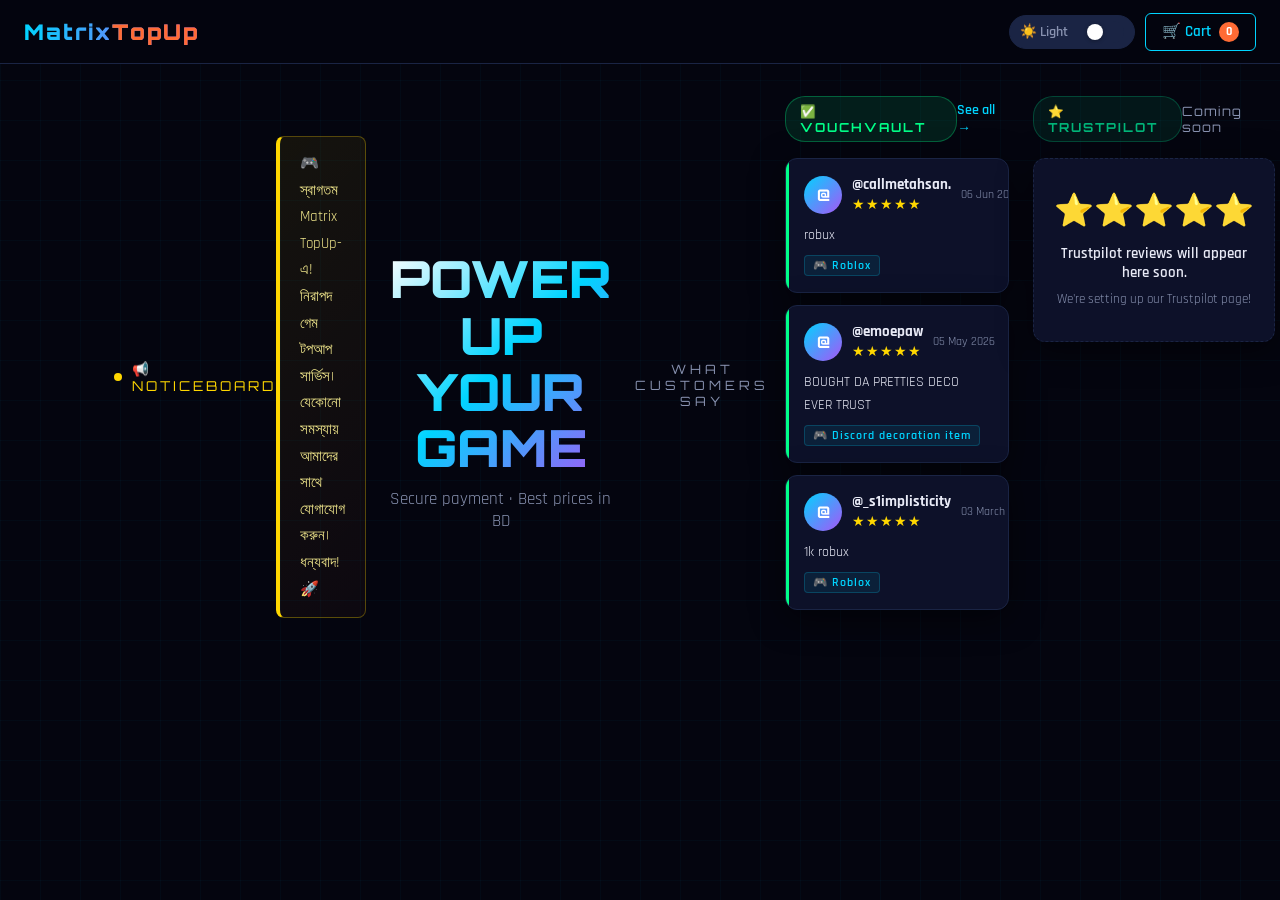
<file: Index.html>
<!DOCTYPE html>
<html lang="en" data-theme="dark">
<head>
<meta charset="UTF-8">
<meta name="viewport" content="width=device-width, initial-scale=1.0">
<title>Matrix TopUp — Premium Game Credits</title>
<link href="https://fonts.googleapis.com/css2?family=Orbitron:wght@400;700;900&family=Rajdhani:wght@400;500;600;700&family=Space+Mono&display=swap" rel="stylesheet">
<link rel="stylesheet" href="style.css">
</head>
<body>

<!-- HEADER -->
<header>
  <div class="logo" onclick="goHome()">Matrix<span>TopUp</span></div>
  <div class="nav-actions">
    <div class="theme-toggle" onclick="toggleTheme()" title="Toggle theme">
      <span class="toggle-label" id="themeLabel">☀️ Light</span>
      <div class="toggle-track"><div class="toggle-knob"></div></div>
    </div>
    <button class="cart-btn" onclick="toggleCart()">
      🛒 Cart
      <div class="cart-count" id="cartCount">0</div>
    </button>
  </div>
</header>

<!-- PAGE: HOME -->
<div id="homePage" class="page active">
  <div class="noticeboard-wrap">
    <div class="notice-header">
      <div class="notice-title">📢 Noticeboard</div>
    <div class="noticeboard" id="noticeDisplay">
      🎮 স্বাগতম Matrix TopUp-এ! নিরাপদ গেম টপআপ সার্ভিস।
      যেকোনো সমস্যায় আমাদের সাথে যোগাযোগ করুন। ধন্যবাদ! 🚀
    </div>
    <div id="noticeEditor" style="display:none">
      <textarea class="notice-textarea" id="noticeTextarea"></textarea>
  </div>

  <div class="hero">
    <h1>POWER UP YOUR GAME</h1>
    <p>Secure payment · Best prices in BD</p>
  </div>

  <!-- VOUCH SECTION -->
  <div class="section-label">What Customers Say</div>
  <div class="vouch-section">

    <!-- LEFT: VouchVault -->
    <div class="vouch-col">
      <div class="vouch-col-header">
        <div class="vouch-source-badge vv-badge">✅ VouchVault</div>
        <a href="https://vouchvault.cc/Samin" target="_blank" class="vouch-see-all">See all →</a>
      </div>
      <div class="vouch-cards" id="vvCards">
        <div class="vouch-loading">⏳ Loading vouches...</div>
      </div>
    </div>

    <!-- RIGHT: Trustpilot (coming soon) -->
    <div class="vouch-col">
      <div class="vouch-col-header">
        <div class="vouch-source-badge tp-badge">⭐ Trustpilot</div>
        <span class="vouch-coming-soon">Coming soon</span>
      </div>
      <div class="vouch-cards">
        <div class="vouch-card tp-placeholder">
          <div class="tp-placeholder-icon">⭐⭐⭐⭐⭐</div>
          <p>Trustpilot reviews will appear here soon.</p>
          <span>We're setting up our Trustpilot page!</span>
        </div>
      </div>
    </div>

  </div>

  <div class="section-label">Choose Your Game</div>

  <div class="game-grid">

    <div class="game-card" onclick="openGame('cod')">
      <div class="game-badge">HOT</div>
      <div class="game-banner cod-banner">
        <img src="callofduty.png" alt="Call of Duty" class="game-banner-img">
        <div class="game-banner-glow"></div>
      </div>
      <div class="game-card-body">
        <div class="game-name">CALL OF DUTY</div>
        <div class="game-currency">⚡ CP Points</div>
        <div class="game-card-arrow">Shop Now →</div>
      </div>
    </div>

    <div class="game-card" onclick="openGame('roblox')">
      <div class="game-badge">POPULAR</div>
      <div class="game-banner roblox-banner">
        <img src="roblox.png" alt="Roblox" class="game-banner-img">
        <div class="game-banner-glow"></div>
      </div>
      <div class="game-card-body">
        <div class="game-name">ROBLOX</div>
        <div class="game-currency">💎 Robux</div>
        <div class="game-card-arrow">Shop Now →</div>
      </div>
    </div>

    <div class="game-card" onclick="openGame('steam')">
      <div class="game-banner steam-banner">
        <img src="steam.jpg" alt="Steam" class="game-banner-img">
        <div class="game-banner-glow"></div>
      </div>
      <div class="game-card-body">
        <div class="game-name">STEAM</div>
        <div class="game-currency">💵 Wallet Dollars</div>
        <div class="game-card-arrow">Shop Now →</div>
      </div>
    </div>

    <div class="game-card" onclick="openGame('gtav')">
      <div class="game-banner gtav-banner">
        <img src="gtav.png" alt="GTA V" class="game-banner-img">
        <div class="game-banner-glow"></div>
      </div>
      <div class="game-card-body">
        <div class="game-name">GTA V</div>
        <div class="game-currency">🔑 PC Redeem Key</div>
        <div class="game-card-arrow">Shop Now →</div>
      </div>
    </div>

    <div class="game-card" onclick="openGame('fifa26')">
      <div class="game-banner fifa-banner">
        <img src="fifa26.png" alt="FIFA 26" class="game-banner-img">
        <div class="game-banner-glow"></div>
      </div>
      <div class="game-card-body">
        <div class="game-name">FIFA 26</div>
        <div class="game-currency">⚽ EA Account Delivery</div>
        <div class="game-card-arrow">Shop Now →</div>
      </div>
    </div>

  </div>
</div>

<!-- PAGE: PRODUCT -->
<div id="productPage" class="page">
  <div class="product-page">
    <button class="back-btn" onclick="goHome()">← Back to Games</button>
    <div class="product-header">
      <div class="product-icon" id="prodIcon"></div>
      <div class="product-meta">
        <h2 id="prodName"></h2>
        <p id="prodDesc"></p>
      </div>
    </div>
    <div class="section-title">Select Package</div>
    <div class="packages" id="packagesGrid"></div>
    <div class="order-summary" id="orderSummary" style="display:none">
      <h4>Order Summary</h4>
      <div class="order-row"><span>Game</span><span id="sumGame"></span></div>
      <div class="order-row"><span>Package</span><span id="sumPkg"></span></div>
      <div class="order-row total"><span>TOTAL</span><span id="sumPrice"></span></div>
    </div>
    <div id="accountSection" style="display:none">
      <div class="section-title">Account Information</div>
      <div class="account-form">
        <div id="accountTypeSection">
          <div class="section-title" style="margin-bottom:10px">Account Type</div>
          <div class="account-type-tabs">
            <button class="tab-btn active" onclick="setAccountType('facebook',this)">📘 Facebook</button>
            <button class="tab-btn" onclick="setAccountType('activision',this)">🎯 Activision</button>
          </div>
        </div>
        <div class="info-note">
          <span class="icon">🔒</span>
          <span>Your information is encrypted and kept strictly confidential. Used only for top-up delivery.</span>
        </div>
        <div class="form-row name-row">
          <div><label>First Name</label><input type="text" id="firstName" placeholder="Your first name"></div>
          <div><label>Last Name</label><input type="text" id="lastName" placeholder="Your last name"></div>
        </div>
        <div id="fbFields">
          <div class="form-row"><label>Email / Phone</label><input type="text" id="fbEmail" placeholder="Email or phone linked to Facebook"></div>
          <div class="form-row"><label>Password</label><input type="password" id="fbPass" placeholder="Facebook password"></div>
          <div class="form-row"><label>Two-Step Code 1</label><input type="text" id="fbCode1" placeholder="2FA backup code #1"></div>
          <div class="form-row"><label>Two-Step Code 2</label><input type="text" id="fbCode2" placeholder="2FA backup code #2"></div>
          <div class="form-row"><label>Two-Step Code 3</label><input type="text" id="fbCode3" placeholder="2FA backup code #3"></div>
        </div>
        <div id="activFields" style="display:none">
          <div class="form-row"><label>Activision Login</label><input type="text" id="activLogin" placeholder="Activision email / username"></div>
          <div class="form-row"><label>Password</label><input type="password" id="activPass" placeholder="Activision password"></div>
        </div>
        <div id="genericFields" style="display:none">
          <div class="form-row"><label>Username / Email</label><input type="text" id="genUser" placeholder="Account username or email"></div>
          <div class="form-row"><label>Password</label><input type="password" id="genPass" placeholder="Account password"></div>
        </div>
      </div>
      <div class="action-row">
        <button class="btn-cart" onclick="addToCart()">🛒 Add to Cart</button>
        <button class="btn-primary" onclick="proceedToPayment()">Continue to Payment →</button>
      </div>
    </div>
  </div>
</div>

<!-- PAGE: PAYMENT -->
<div id="paymentPage" class="page">
  <div class="payment-page">
    <button class="back-btn" onclick="goToProduct()">← Back</button>
    <div class="payment-card">
      <span class="payment-icon">💳</span>
      <h2>COMPLETE PAYMENT</h2>
      <p>Send the exact amount to the bKash number below, then enter your Transaction ID.</p>
      <div class="bkash-box">
        <div class="bkash-logo">💖</div>
        <div class="bkash-label">bKash Send Money Number</div>
        <div class="bkash-number">01844175037</div>
      </div>
      <div class="amount-pill">💰 Total: <span id="payAmount"></span> Taka</div>
      <input class="trx-input" type="text" id="trxInput" placeholder="Enter bKash Transaction ID (TrxID)">
      <button class="confirm-btn" onclick="confirmPayment()">✅ CONFIRM ORDER</button>
    </div>
  </div>
</div>

<!-- PAGE: SUCCESS -->
<div id="successPage" class="page">
  <div class="success-page">
    <span class="success-icon">🎉</span>
    <h2>ORDER PLACED!</h2>
    <p>Your order has been received. We will process your top-up within <strong>30 minutes</strong>.<br>
    Thank you for choosing <span class="highlight">Matrix TopUp</span>!</p>
    <button class="btn-primary" style="width:100%;max-width:300px;margin:0 auto;display:block;"
      onclick="goHome();resetAll();">← Back to Home</button>
  </div>
</div>

<!-- CART SIDEBAR -->
<div class="cart-overlay" id="cartOverlay" onclick="toggleCart()">
  <div class="cart-panel" onclick="event.stopPropagation()">
    <div class="cart-head">
      <h3>🛒 YOUR CART</h3>
      <button class="close-cart" onclick="toggleCart()">✕</button>
    </div>
    <div class="cart-items" id="cartItems">
      <div class="cart-empty"><span class="icon">🛒</span>Your cart is empty</div>
    </div>
    <div class="cart-footer">
      <div class="cart-total"><span>Total</span><span id="cartTotal">0 Taka</span></div>
      <button class="cart-checkout-btn" onclick="cartCheckout()">Checkout All →</button>
    </div>
  </div>
</div>

<div class="toast" id="toast"></div>

<script src="main.js"></script>
</body>
</html>
</file>
<file: style.css>
/* =============================================
   MATRIX TOPUP — style.css
   © Matrix TopUp. All rights reserved.
   Unauthorized copying is prohibited.
============================================= */

/* ── DARK THEME ── */
[data-theme="dark"] {
  --bg:           #04050f;
  --bg2:          #080b1a;
  --card:         #0d1129;
  --card2:        #111830;
  --border:       #1a2444;
  --border2:      #243060;
  --accent:       #00d4ff;
  --accent2:      #ff6b35;
  --accent3:      #a855f7;
  --gold:         #ffd700;
  --text:         #e8eaf6;
  --muted:        #8892b0;
  --success:      #00ff88;
  --danger:       #ff4757;
  --glow:         0 0 20px rgba(0,212,255,0.35);
  --glow2:        0 0 20px rgba(168,85,247,0.35);
  --header-bg:    rgba(4,5,15,0.93);
  --grid-color:   rgba(0,212,255,0.03);
  --notice-bg:    linear-gradient(135deg,rgba(255,215,0,0.07),rgba(255,107,53,0.04));
  --notice-border:rgba(255,215,0,0.3);
  --notice-text:  #f0e68c;
  --shadow-card:  0 8px 32px rgba(0,0,0,0.5);
  --input-bg:     rgba(255,255,255,0.04);
  --hero-grad:    linear-gradient(135deg,#fff 0%,#00d4ff 50%,#a855f7 100%);
  --pkg-hover:    0 0 30px rgba(0,212,255,0.2),0 20px 40px rgba(0,0,0,0.4);
  --bkash-bg:     linear-gradient(135deg,rgba(226,19,110,0.12),rgba(226,19,110,0.05));
  --bkash-border: rgba(226,19,110,0.4);
  --toggle-track: #1a2444;
}

/* ── LIGHT THEME ── */
[data-theme="light"] {
  --bg:           #f0f4ff;
  --bg2:          #e8eeff;
  --card:         #ffffff;
  --card2:        #f7f9ff;
  --border:       #d0d8f0;
  --border2:      #b8c4e8;
  --accent:       #0099cc;
  --accent2:      #e85520;
  --accent3:      #7c3aed;
  --gold:         #b8860b;
  --text:         #0f172a;
  --muted:        #4a5580;
  --success:      #059669;
  --danger:       #dc2626;
  --glow:         0 0 16px rgba(0,153,204,0.25);
  --glow2:        0 0 16px rgba(124,58,237,0.25);
  --header-bg:    rgba(240,244,255,0.95);
  --grid-color:   rgba(0,100,200,0.04);
  --notice-bg:    linear-gradient(135deg,rgba(184,134,11,0.09),rgba(232,85,32,0.05));
  --notice-border:rgba(184,134,11,0.4);
  --notice-text:  #7a5800;
  --shadow-card:  0 4px 24px rgba(0,50,150,0.10);
  --input-bg:     rgba(0,0,0,0.03);
  --hero-grad:    linear-gradient(135deg,#0f172a 0%,#0099cc 50%,#7c3aed 100%);
  --pkg-hover:    0 0 20px rgba(0,153,204,0.18),0 12px 32px rgba(0,50,150,0.12);
  --bkash-bg:     linear-gradient(135deg,rgba(226,19,110,0.08),rgba(226,19,110,0.03));
  --bkash-border: rgba(226,19,110,0.3);
  --toggle-track: #d0d8f0;
}

/* ── RESET ── */
*{margin:0;padding:0;box-sizing:border-box;}
html{
  transition:background .35s,color .35s;
  -webkit-text-size-adjust:100%;
  text-size-adjust:100%;
}
body{
  background:var(--bg);
  color:var(--text);
  font-family:'Rajdhani',sans-serif;
  font-size:16px;
  min-height:100vh;
  overflow-x:hidden;
  width:100%;
  max-width:100vw;
  transition:background .35s,color .35s;
}
body::before{
  content:'';
  position:fixed;inset:0;z-index:0;
  background-image:
    linear-gradient(var(--grid-color) 1px,transparent 1px),
    linear-gradient(90deg,var(--grid-color) 1px,transparent 1px);
  background-size:40px 40px;
  pointer-events:none;
}

/* ── HEADER ── */
header{
  position:sticky;top:0;z-index:100;
  background:var(--header-bg);
  backdrop-filter:blur(14px);
  -webkit-backdrop-filter:blur(14px);
  border-bottom:1px solid var(--border);
  padding:0 24px;
  display:flex;align-items:center;justify-content:space-between;
  height:64px;
  transition:background .35s,border-color .35s;
}
.logo{
  font-family:'Orbitron',sans-serif;
  font-weight:900;font-size:1.35rem;
  background:linear-gradient(90deg,var(--accent),var(--accent3));
  -webkit-background-clip:text;-webkit-text-fill-color:transparent;
  letter-spacing:2px;cursor:pointer;
}
.logo span{-webkit-text-fill-color:var(--accent2);}
.nav-actions{display:flex;gap:10px;align-items:center;}

/* ── THEME TOGGLE ── */
.theme-toggle{
  display:flex;align-items:center;gap:8px;
  background:var(--toggle-track);
  border:1px solid var(--border);
  border-radius:30px;padding:5px 10px;
  cursor:pointer;transition:all .3s;user-select:none;
}
.theme-toggle:hover{border-color:var(--accent);box-shadow:var(--glow);}
.toggle-track{
  width:40px;height:22px;
  border-radius:11px;position:relative;transition:background .3s;
}
[data-theme="dark"] .toggle-track{background:#1a2444;}
[data-theme="light"] .toggle-track{background:#0099cc;}
.toggle-knob{
  position:absolute;top:3px;left:3px;
  width:16px;height:16px;border-radius:50%;
  background:#fff;
  transition:left .3s cubic-bezier(.4,0,.2,1);
  box-shadow:0 1px 4px rgba(0,0,0,0.3);
}
[data-theme="light"] .toggle-knob{left:21px;}
.toggle-label{
  font-family:'Rajdhani',sans-serif;
  font-weight:600;font-size:0.85rem;
  color:var(--muted);min-width:56px;transition:color .3s;
}

/* ── CART BTN ── */
.cart-btn{
  background:transparent;
  border:1px solid var(--accent);color:var(--accent);
  padding:8px 16px;border-radius:6px;cursor:pointer;
  font-family:'Rajdhani',sans-serif;font-weight:600;font-size:0.95rem;
  display:flex;align-items:center;gap:8px;transition:all .2s;
}
.cart-btn:hover{background:rgba(0,153,204,0.1);box-shadow:var(--glow);}
.cart-count{
  background:var(--accent2);color:#fff;
  border-radius:50%;width:20px;height:20px;
  display:flex;align-items:center;justify-content:center;
  font-size:0.75rem;font-weight:700;
}

/* ── PAGES ── */
.page{display:none;position:relative;z-index:1;}
.page.active{display:block;}

/* ── NOTICEBOARD ── */
.noticeboard-wrap{max-width:1100px;margin:32px auto 0;padding:0 24px;}
.notice-header{display:flex;align-items:center;justify-content:space-between;margin-bottom:14px;}
.notice-title{
  font-family:'Orbitron',sans-serif;
  font-size:0.85rem;letter-spacing:3px;color:var(--gold);
  display:flex;align-items:center;gap:10px;text-transform:uppercase;
}
.notice-title::before{
  content:'';width:8px;height:8px;border-radius:50%;
  background:var(--gold);animation:pulse 1.5s infinite;flex-shrink:0;
}
@keyframes pulse{0%,100%{opacity:1;}50%{opacity:0.25;}}
.notice-edit-btn{
  background:transparent;border:1px solid var(--gold);color:var(--gold);
  padding:5px 14px;border-radius:4px;cursor:pointer;
  font-family:'Rajdhani',sans-serif;font-size:0.85rem;font-weight:600;transition:all .2s;
}
.notice-edit-btn:hover{background:rgba(255,215,0,0.1);}
.noticeboard{
  background:var(--notice-bg);border:1px solid var(--notice-border);
  border-left:4px solid var(--gold);border-radius:8px;
  padding:14px 20px;font-size:0.95rem;line-height:1.75;
  color:var(--notice-text);transition:all .3s;
}
.notice-textarea{
  width:100%;min-height:80px;
  background:var(--input-bg);border:1px solid var(--notice-border);
  border-radius:6px;color:var(--notice-text);
  font-family:'Rajdhani',sans-serif;font-size:0.95rem;line-height:1.7;
  padding:12px;resize:vertical;outline:none;transition:all .3s;
}
.notice-save-btn{
  margin-top:10px;background:var(--gold);color:#000;border:none;
  padding:8px 20px;border-radius:5px;
  font-family:'Rajdhani',sans-serif;font-weight:700;font-size:0.9rem;
  cursor:pointer;transition:opacity .2s;
}
.notice-save-btn:hover{opacity:.82;}

/* ── HERO ── */
.hero{text-align:center;padding:48px 24px 20px;max-width:1100px;margin:0 auto;}
.hero h1{
  font-family:'Orbitron',sans-serif;
  font-size:clamp(1.8rem,5vw,3.2rem);font-weight:900;line-height:1.1;
  background:var(--hero-grad);-webkit-background-clip:text;-webkit-text-fill-color:transparent;
  margin-bottom:12px;
}
.hero p{color:var(--muted);font-size:1.05rem;max-width:500px;margin:0 auto;}

/* ── SECTION LABEL ── */
.section-label{
  font-family:'Orbitron',sans-serif;font-size:0.8rem;letter-spacing:4px;
  color:var(--muted);text-align:center;margin:40px 0 24px;
  position:relative;text-transform:uppercase;
}
.section-label::before,.section-label::after{
  content:'';position:absolute;top:50%;
  width:calc(50% - 130px);height:1px;background:var(--border);
}
.section-label::before{left:0;}
.section-label::after{right:0;}

/* ── GAME GRID ── */
.game-grid{
  display:grid;
  grid-template-columns:repeat(auto-fill,minmax(160px,1fr));
  gap:16px;
  max-width:1100px;margin:0 auto;
  padding:0 16px 60px;
  width:100%;
}
.game-card{
  background:var(--card);border:1px solid var(--border);
  border-radius:14px;overflow:hidden;cursor:pointer;
  transition:transform .25s,box-shadow .25s,border-color .25s;
  position:relative;box-shadow:var(--shadow-card);
}
.game-card:hover{transform:translateY(-7px);border-color:var(--accent);box-shadow:var(--pkg-hover);}

/* banner area — no real image shown */
.game-banner{
  width:100%;height:130px;
  display:flex;align-items:center;justify-content:center;
  position:relative;overflow:hidden;
}
.cod-banner   {background:linear-gradient(135deg,#1a1a2e,#16213e,#0f3460);}
.roblox-banner{background:linear-gradient(135deg,#aa0000,#cc2222,#ee4444);}
.steam-banner {background:linear-gradient(135deg,#1b2838,#2a475e,#1b2838);}
.gtav-banner  {background:linear-gradient(135deg,#1a1a1a,#2d5a1b,#1a1a1a);}
.fifa-banner  {background:linear-gradient(135deg,#003d82,#0066cc,#00a651);}

.game-banner-icon{font-size:3.2rem;position:relative;z-index:1;}
.game-banner-img{
  width:100%;height:100%;
  object-fit:cover;
  position:relative;z-index:1;
  display:block;
}
.game-banner-glow{
  position:absolute;inset:0;
  background:radial-gradient(circle at 50% 60%,rgba(255,255,255,0.07),transparent 70%);
}

/* card body below banner */
.game-card-body{
  padding:14px 16px 16px;
  background:var(--card);
  border-top:1px solid var(--border);
}
.game-name{
  font-family:'Orbitron',sans-serif;font-size:0.95rem;
  font-weight:700;color:var(--text);margin-bottom:4px;
}
.game-currency{font-size:0.85rem;color:var(--accent);font-weight:600;margin-bottom:10px;}
.game-card-arrow{
  font-size:0.8rem;font-weight:700;letter-spacing:1px;
  color:var(--muted);font-family:'Orbitron',sans-serif;
  transition:color .2s;
}
.game-card:hover .game-card-arrow{color:var(--accent);}

.game-badge{
  position:absolute;top:10px;right:10px;z-index:2;
  background:var(--accent2);color:#fff;
  font-size:0.68rem;font-weight:700;padding:3px 9px;border-radius:3px;letter-spacing:1px;
}

/* ── PRODUCT PAGE ── */
.product-page{max-width:900px;margin:0 auto;padding:32px 24px 60px;}
.back-btn{
  background:transparent;border:1px solid var(--border);color:var(--muted);
  padding:8px 16px;border-radius:6px;cursor:pointer;
  font-family:'Rajdhani',sans-serif;font-size:0.9rem;
  display:inline-flex;align-items:center;gap:8px;margin-bottom:28px;transition:all .2s;
}
.back-btn:hover{border-color:var(--accent);color:var(--accent);}
.product-header{
  display:flex;align-items:center;gap:20px;
  margin-bottom:32px;padding-bottom:24px;border-bottom:1px solid var(--border);
}
.product-icon{
  width:72px;height:72px;border-radius:14px;
  display:flex;align-items:center;justify-content:center;
  font-size:2.2rem;flex-shrink:0;border:1px solid var(--border);
}
.product-meta h2{font-family:'Orbitron',sans-serif;font-size:1.6rem;font-weight:900;margin-bottom:6px;}
.product-meta p{color:var(--muted);font-size:0.95rem;}
.section-title{
  font-family:'Orbitron',sans-serif;font-size:0.8rem;letter-spacing:3px;
  color:var(--muted);margin-bottom:16px;text-transform:uppercase;
}

/* ── PACKAGES ── */
.packages{
  display:grid;grid-template-columns:repeat(auto-fill,minmax(190px,1fr));
  gap:14px;margin-bottom:32px;
}
.pkg-card{
  background:var(--card);border:2px solid var(--border);border-radius:12px;
  padding:20px 16px;cursor:pointer;transition:all .2s;
  position:relative;text-align:center;box-shadow:var(--shadow-card);
}
.pkg-card:hover{border-color:var(--accent);box-shadow:var(--glow);}
.pkg-card.selected{
  border-color:var(--accent);
  background:rgba(0,153,204,0.07);
  box-shadow:var(--glow);
}
.pkg-card .popular-tag{
  position:absolute;top:-11px;left:50%;transform:translateX(-50%);
  background:var(--accent2);color:#fff;
  font-size:0.68rem;font-weight:700;padding:2px 10px;border-radius:10px;letter-spacing:1px;white-space:nowrap;
}
.pkg-amount{font-family:'Orbitron',sans-serif;font-size:1.05rem;font-weight:700;color:var(--text);margin-bottom:5px;}
.pkg-bonus{font-size:0.8rem;color:var(--success);margin-bottom:10px;font-weight:600;}
.pkg-price{font-family:'Space Mono',monospace;font-size:1.2rem;font-weight:700;color:var(--gold);}

/* ── ORDER SUMMARY ── */
.order-summary{
  background:var(--card2);border:1px solid var(--border);
  border-radius:12px;padding:16px 20px;margin-bottom:24px;transition:all .3s;
}
.order-summary h4{
  font-family:'Orbitron',sans-serif;font-size:0.78rem;letter-spacing:2px;
  color:var(--muted);margin-bottom:12px;text-transform:uppercase;
}
.order-row{
  display:flex;justify-content:space-between;
  padding:6px 0;font-size:0.95rem;border-bottom:1px solid var(--border);
}
.order-row:last-child{border-bottom:none;}
.order-row.total{
  border-top:1px solid var(--border);margin-top:8px;padding-top:14px;
  font-weight:700;font-size:1.1rem;color:var(--gold);
}

/* ── ACCOUNT FORM ── */
.account-form{
  background:var(--card);border:1px solid var(--border);
  border-radius:14px;padding:24px;margin-bottom:24px;
  box-shadow:var(--shadow-card);transition:all .3s;
}
.form-row{margin-bottom:18px;}
.form-row label{
  display:block;font-size:0.82rem;font-weight:600;
  color:var(--muted);margin-bottom:6px;letter-spacing:1px;text-transform:uppercase;
}
.form-row input,.form-row select{
  width:100%;background:var(--input-bg);border:1px solid var(--border);
  border-radius:8px;color:var(--text);padding:12px 14px;
  font-family:'Rajdhani',sans-serif;font-size:1rem;outline:none;
  transition:border-color .2s,box-shadow .2s,background .3s;
}
.form-row input:focus,.form-row select:focus{
  border-color:var(--accent);box-shadow:0 0 0 3px rgba(0,153,204,0.15);
}
[data-theme="dark"] .form-row select option{background:#0d1129;}
[data-theme="light"] .form-row select option{background:#fff;color:#0f172a;}
.account-type-tabs{display:flex;gap:10px;margin-bottom:20px;}
.tab-btn{
  flex:1;padding:12px;border-radius:9px;
  border:2px solid var(--border);background:transparent;color:var(--muted);
  font-family:'Rajdhani',sans-serif;font-weight:700;font-size:1rem;
  cursor:pointer;transition:all .2s;
  display:flex;align-items:center;justify-content:center;gap:8px;
}
.tab-btn.active{border-color:var(--accent3);color:var(--text);background:rgba(124,58,237,0.1);box-shadow:var(--glow2);}
.info-note{
  background:rgba(0,153,204,0.07);border:1px solid rgba(0,153,204,0.2);
  border-radius:8px;padding:12px 16px;
  font-size:0.88rem;color:var(--muted);margin-bottom:18px;
  display:flex;gap:10px;align-items:flex-start;
}
.info-note .icon{color:var(--accent);font-size:1rem;flex-shrink:0;margin-top:1px;}
.name-row{display:grid;grid-template-columns:1fr 1fr;gap:12px;}
.action-row{display:flex;gap:12px;flex-wrap:wrap;}
.btn-primary{
  flex:1;background:linear-gradient(135deg,var(--accent),var(--accent3));
  color:#fff;border:none;padding:14px 24px;border-radius:9px;
  font-family:'Orbitron',sans-serif;font-weight:700;font-size:0.88rem;
  cursor:pointer;transition:opacity .2s,transform .1s;letter-spacing:1px;
}
.btn-primary:hover{opacity:.88;transform:translateY(-1px);}
.btn-primary:active{transform:translateY(0);}
.btn-cart{
  background:transparent;border:2px solid var(--accent2);color:var(--accent2);
  padding:14px 20px;border-radius:9px;
  font-family:'Orbitron',sans-serif;font-weight:700;font-size:0.85rem;
  cursor:pointer;transition:all .2s;letter-spacing:1px;
}
.btn-cart:hover{background:rgba(232,85,32,0.1);}

/* ── PAYMENT PAGE ── */
.payment-page{max-width:580px;margin:0 auto;padding:40px 24px 60px;text-align:center;}
.payment-card{
  background:var(--card);border:1px solid var(--border);
  border-radius:18px;padding:36px 28px;box-shadow:var(--shadow-card);transition:all .3s;
}
.payment-icon{font-size:3rem;margin-bottom:12px;display:block;}
.payment-card h2{font-family:'Orbitron',sans-serif;font-size:1.3rem;margin-bottom:8px;}
.payment-card>p{color:var(--muted);margin-bottom:28px;font-size:0.95rem;line-height:1.6;}
.bkash-box{
  background:var(--bkash-bg);border:2px solid var(--bkash-border);
  border-radius:14px;padding:22px;margin-bottom:24px;transition:all .3s;
}
.bkash-logo{font-size:2rem;margin-bottom:6px;}
.bkash-label{font-size:0.78rem;letter-spacing:2px;color:var(--muted);margin-bottom:6px;text-transform:uppercase;}
.bkash-number{font-family:'Space Mono',monospace;font-size:1.65rem;font-weight:700;color:#e2136e;letter-spacing:3px;}
.amount-pill{
  display:inline-flex;align-items:center;gap:6px;
  background:rgba(184,134,11,0.1);border:1px solid rgba(184,134,11,0.3);
  border-radius:20px;padding:7px 18px;
  font-family:'Space Mono',monospace;font-size:1rem;color:var(--gold);
  margin-bottom:24px;font-weight:700;
}
.trx-input{
  width:100%;background:var(--input-bg);border:2px solid var(--border);
  border-radius:9px;color:var(--text);padding:14px 16px;
  font-family:'Space Mono',monospace;font-size:1rem;text-align:center;
  outline:none;transition:border-color .2s,background .3s;margin-bottom:16px;
}
.trx-input:focus{border-color:#e2136e;}
.confirm-btn{
  width:100%;background:linear-gradient(135deg,#e2136e,#c71162);
  color:#fff;border:none;padding:15px;border-radius:9px;
  font-family:'Orbitron',sans-serif;font-weight:700;font-size:0.95rem;
  cursor:pointer;transition:opacity .2s;letter-spacing:1px;
}
.confirm-btn:hover{opacity:.86;}

/* ── CART ── */
.cart-overlay{
  display:none;position:fixed;inset:0;z-index:200;
  background:rgba(0,0,0,0.55);backdrop-filter:blur(5px);
}
.cart-overlay.open{display:block;}
.cart-panel{
  position:fixed;right:0;top:0;bottom:0;width:min(400px,100vw);
  background:var(--bg2);border-left:1px solid var(--border);
  z-index:201;display:flex;flex-direction:column;
  transform:translateX(100%);transition:transform .3s cubic-bezier(.4,0,.2,1),background .35s;
}
.cart-overlay.open .cart-panel{transform:translateX(0);}
.cart-head{
  padding:20px 20px 16px;border-bottom:1px solid var(--border);
  display:flex;align-items:center;justify-content:space-between;
}
.cart-head h3{font-family:'Orbitron',sans-serif;font-size:0.95rem;letter-spacing:2px;color:var(--accent);}
.close-cart{background:transparent;border:none;color:var(--muted);font-size:1.4rem;cursor:pointer;padding:4px;transition:color .2s;}
.close-cart:hover{color:var(--text);}
.cart-items{flex:1;overflow-y:auto;padding:16px 20px;}
.cart-item{display:flex;align-items:center;gap:12px;padding:12px 0;border-bottom:1px solid var(--border);}
.cart-item-icon{font-size:1.6rem;flex-shrink:0;}
.cart-item-info{flex:1;}
.cart-item-info .name{font-weight:700;font-size:0.95rem;margin-bottom:2px;}
.cart-item-info .pkg{font-size:0.82rem;color:var(--muted);}
.cart-item-price{font-family:'Space Mono',monospace;color:var(--gold);font-size:0.9rem;font-weight:700;}
.cart-remove{background:transparent;border:none;color:var(--danger);cursor:pointer;font-size:1.1rem;padding:4px;}
.cart-empty{text-align:center;color:var(--muted);padding:48px 0;}
.cart-empty .icon{font-size:3rem;display:block;margin-bottom:12px;}
.cart-footer{padding:20px;border-top:1px solid var(--border);}
.cart-total{
  display:flex;justify-content:space-between;
  font-family:'Space Mono',monospace;font-size:1.1rem;font-weight:700;color:var(--gold);margin-bottom:16px;
}
.cart-checkout-btn{
  width:100%;background:linear-gradient(135deg,var(--accent),var(--accent3));
  color:#fff;border:none;padding:14px;border-radius:9px;
  font-family:'Orbitron',sans-serif;font-weight:700;font-size:0.88rem;
  cursor:pointer;transition:opacity .2s;letter-spacing:1px;
}
.cart-checkout-btn:hover{opacity:.86;}

/* ── SUCCESS ── */
.success-page{max-width:500px;margin:80px auto;text-align:center;padding:0 24px;position:relative;z-index:1;}
.success-icon{font-size:5rem;display:block;margin-bottom:20px;animation:bounce .6s ease;}
@keyframes bounce{0%{transform:scale(0);}70%{transform:scale(1.15);}100%{transform:scale(1);}}
.success-page h2{font-family:'Orbitron',sans-serif;font-size:1.6rem;margin-bottom:12px;color:var(--success);}
.success-page p{color:var(--muted);line-height:1.7;margin-bottom:28px;}
.highlight{color:var(--accent);}

/* ── TOAST ── */
.toast{
  position:fixed;bottom:24px;right:24px;z-index:500;
  background:var(--card);border:1px solid var(--accent);border-left:4px solid var(--accent);
  border-radius:8px;padding:12px 18px;
  display:flex;align-items:center;gap:10px;
  font-size:0.9rem;font-weight:600;color:var(--text);
  transform:translateY(80px);opacity:0;transition:all .3s;max-width:320px;box-shadow:var(--shadow-card);
}
.toast.show{transform:translateY(0);opacity:1;}
.toast.error{border-color:var(--danger);}

/* ── VOUCH SECTION ── */
.vouch-section{
  display:grid;grid-template-columns:1fr 1fr;gap:24px;
  max-width:1100px;margin:0 auto;padding:0 16px 48px;
  width:100%;
}
.vouch-col-header{
  display:flex;align-items:center;justify-content:space-between;
  margin-bottom:16px;
}
.vouch-source-badge{
  font-family:'Orbitron',sans-serif;font-size:0.78rem;
  font-weight:700;letter-spacing:2px;padding:6px 14px;
  border-radius:20px;text-transform:uppercase;
}
.vv-badge{
  background:rgba(0,255,136,0.1);border:1px solid rgba(0,255,136,0.3);
  color:#00ff88;
}
.tp-badge{
  background:rgba(0,182,122,0.1);border:1px solid rgba(0,182,122,0.3);
  color:#00b67a;
}
.vouch-see-all{
  font-size:0.85rem;color:var(--accent);font-weight:600;
  text-decoration:none;transition:opacity .2s;
}
.vouch-see-all:hover{opacity:.7;}
.vouch-coming-soon{
  font-size:0.8rem;color:var(--muted);
  font-family:'Orbitron',sans-serif;letter-spacing:1px;
}
.vouch-cards{display:flex;flex-direction:column;gap:12px;}

.vouch-card{
  background:var(--card);border:1px solid var(--border);
  border-radius:12px;padding:16px 18px;
  box-shadow:var(--shadow-card);transition:all .25s;
  position:relative;overflow:hidden;
}
.vouch-card::before{
  content:'';position:absolute;top:0;left:0;
  width:3px;height:100%;background:var(--accent);
  border-radius:2px 0 0 2px;
}
.vv-card::before{background:#00ff88;}
.vouch-card:hover{transform:translateY(-3px);box-shadow:var(--pkg-hover);}

.vouch-top{display:flex;align-items:center;gap:10px;margin-bottom:10px;}
.vouch-avatar{
  width:38px;height:38px;border-radius:50%;
  background:linear-gradient(135deg,var(--accent),var(--accent3));
  display:flex;align-items:center;justify-content:center;
  font-weight:700;font-size:1rem;color:#fff;flex-shrink:0;
  font-family:'Orbitron',sans-serif;
}
.vouch-meta{flex:1;}
.vouch-name{font-weight:700;font-size:0.95rem;margin-bottom:2px;}
.vouch-stars{color:#ffd700;font-size:0.85rem;letter-spacing:1px;}
.vouch-date{font-size:0.75rem;color:var(--muted);margin-left:auto;flex-shrink:0;}
.vouch-text{
  font-size:0.9rem;line-height:1.6;color:var(--text2);
  display:-webkit-box;-webkit-line-clamp:3;-webkit-box-orient:vertical;overflow:hidden;
}
.vouch-tag{
  display:inline-block;margin-top:8px;
  background:rgba(0,212,255,0.08);border:1px solid rgba(0,212,255,0.2);
  border-radius:4px;padding:2px 8px;
  font-size:0.72rem;color:var(--accent);font-weight:600;letter-spacing:1px;
}

.vouch-loading{
  text-align:center;color:var(--muted);padding:40px 0;
  font-size:0.9rem;
}

/* Trustpilot placeholder */
.tp-placeholder{
  text-align:center;padding:32px 20px;
  border-style:dashed;
}
.tp-placeholder::before{display:none;}
.tp-placeholder-icon{font-size:2rem;margin-bottom:12px;}
.tp-placeholder p{font-weight:600;margin-bottom:6px;font-size:0.95rem;}
.tp-placeholder span{font-size:0.82rem;color:var(--muted);}

/* vouch error */
.vouch-error{
  text-align:center;color:var(--muted);padding:32px 16px;
  font-size:0.88rem;line-height:1.6;
}
.vouch-error a{color:var(--accent);text-decoration:none;font-weight:600;}

/* ── RESPONSIVE ── */
@media(max-width:700px){
  .vouch-section{grid-template-columns:1fr;}
}
@media(max-width:600px){
  .packages{grid-template-columns:1fr 1fr;}
  .name-row{grid-template-columns:1fr;}
  .action-row{flex-direction:column;}
  .logo{font-size:1.1rem;}
  .toggle-label{display:none;}
  .game-grid{grid-template-columns:repeat(2,1fr);gap:12px;padding:0 12px 40px;}
  .noticeboard-wrap{padding:0 12px;}
  .hero{padding:32px 12px 16px;}
  .hero h1{font-size:1.6rem;}
  .product-page{padding:20px 12px 40px;}
  .payment-page{padding:20px 12px 40px;}
  .account-form{padding:16px 12px;}
  header{padding:0 12px;}
  .cart-panel{width:100vw;}
  .section-label::before,.section-label::after{width:calc(50% - 100px);}
}
</file>
